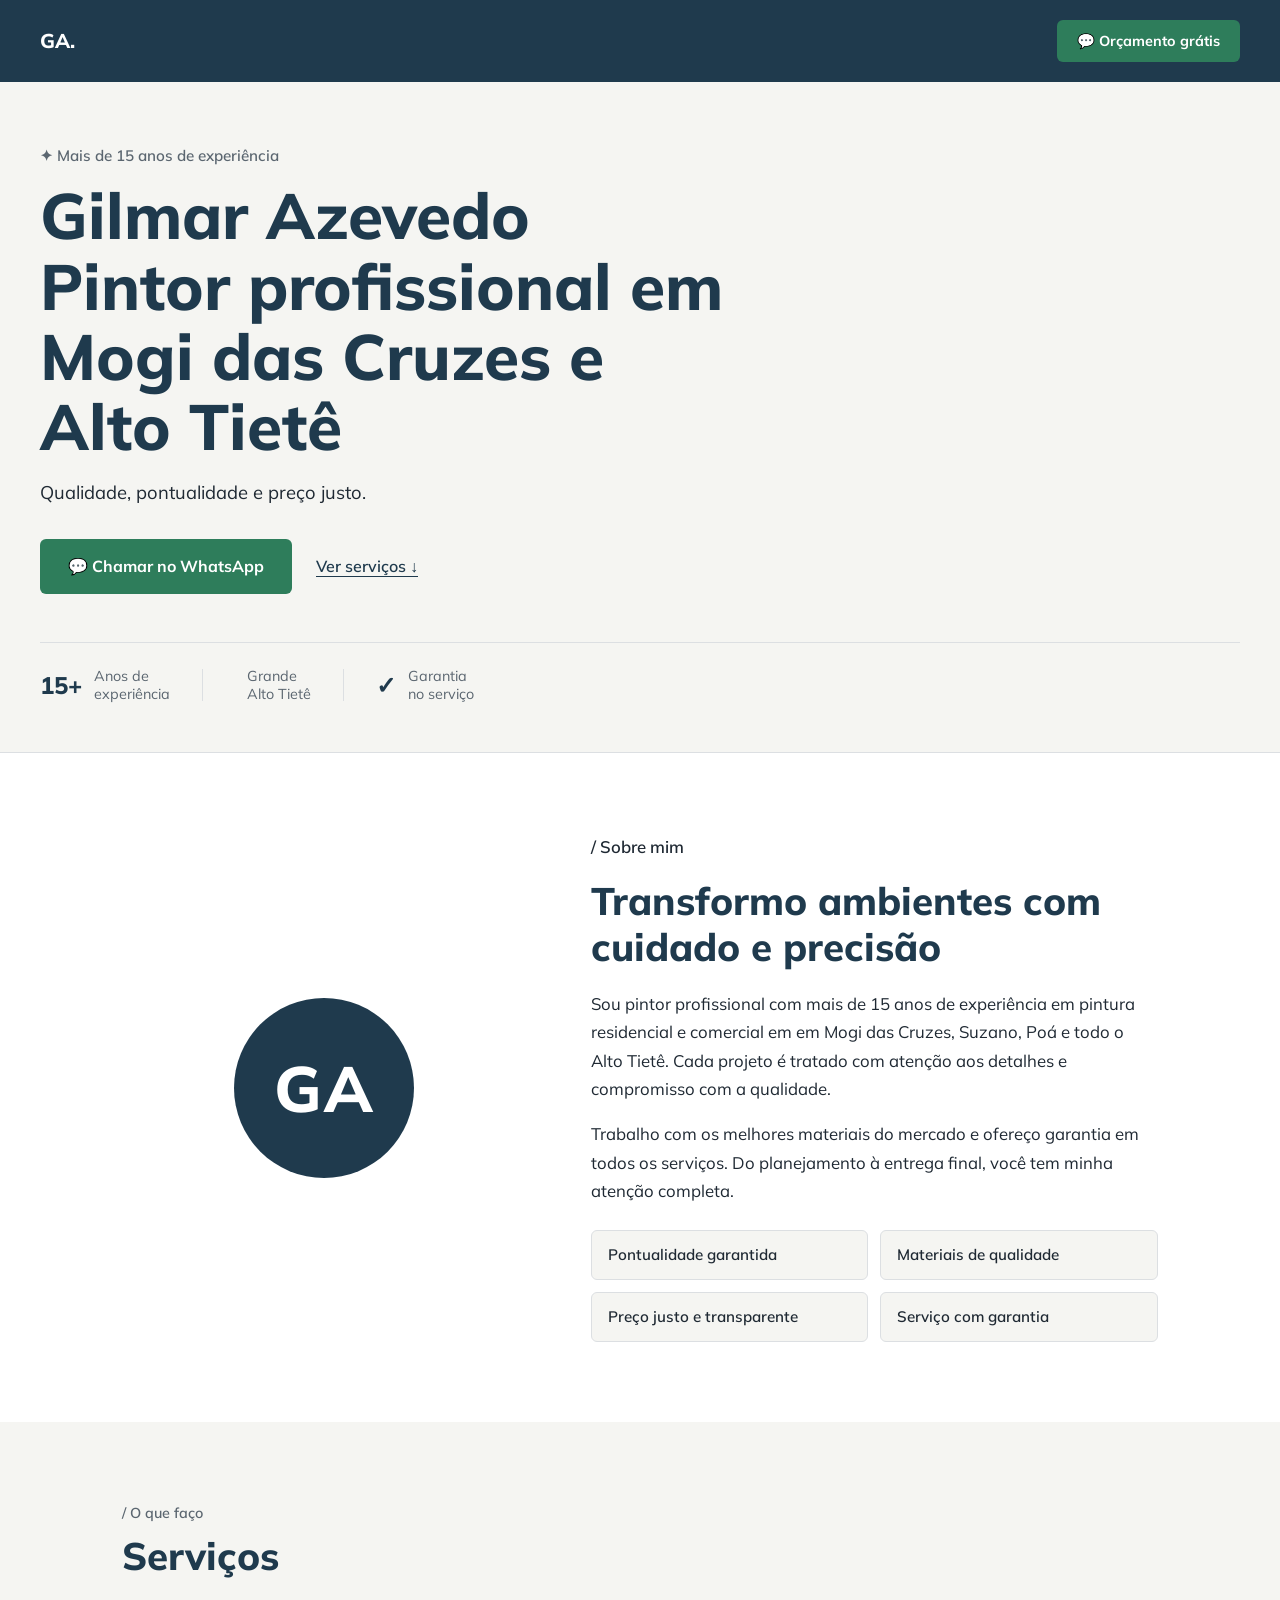
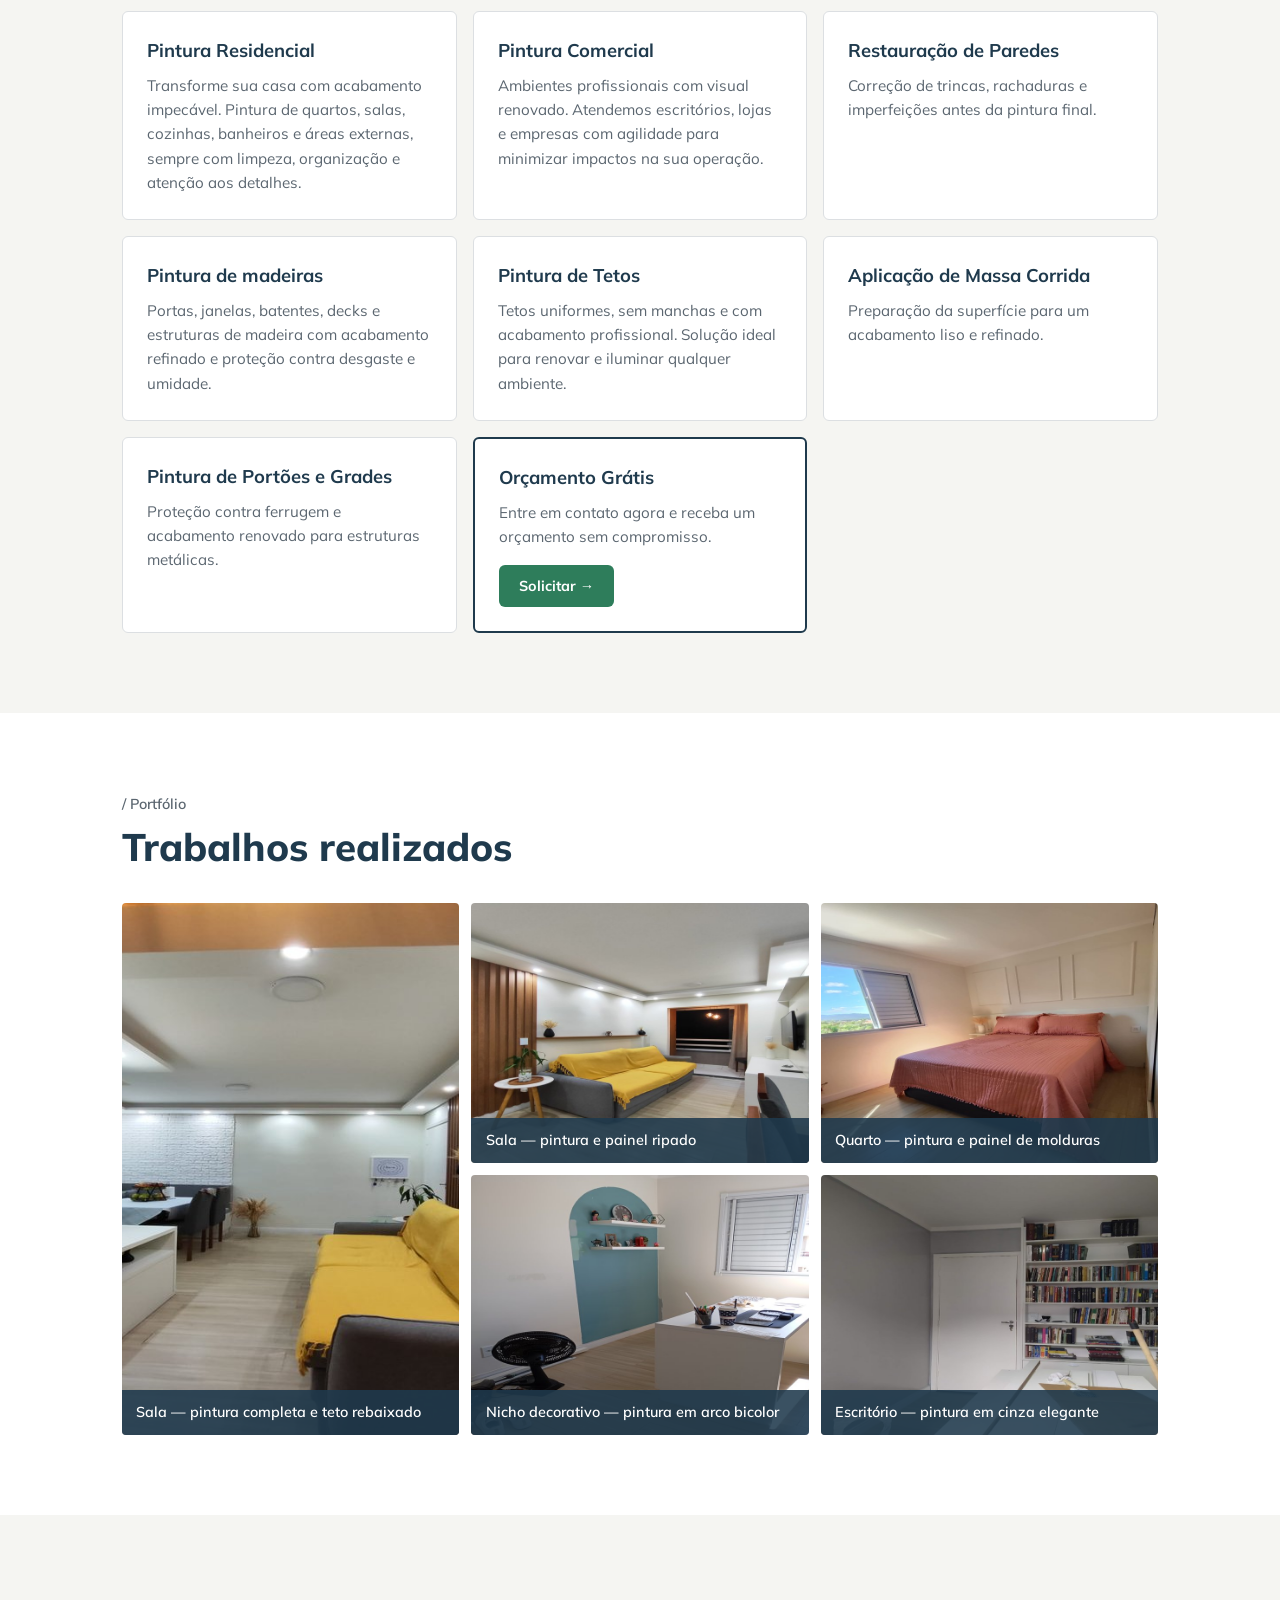
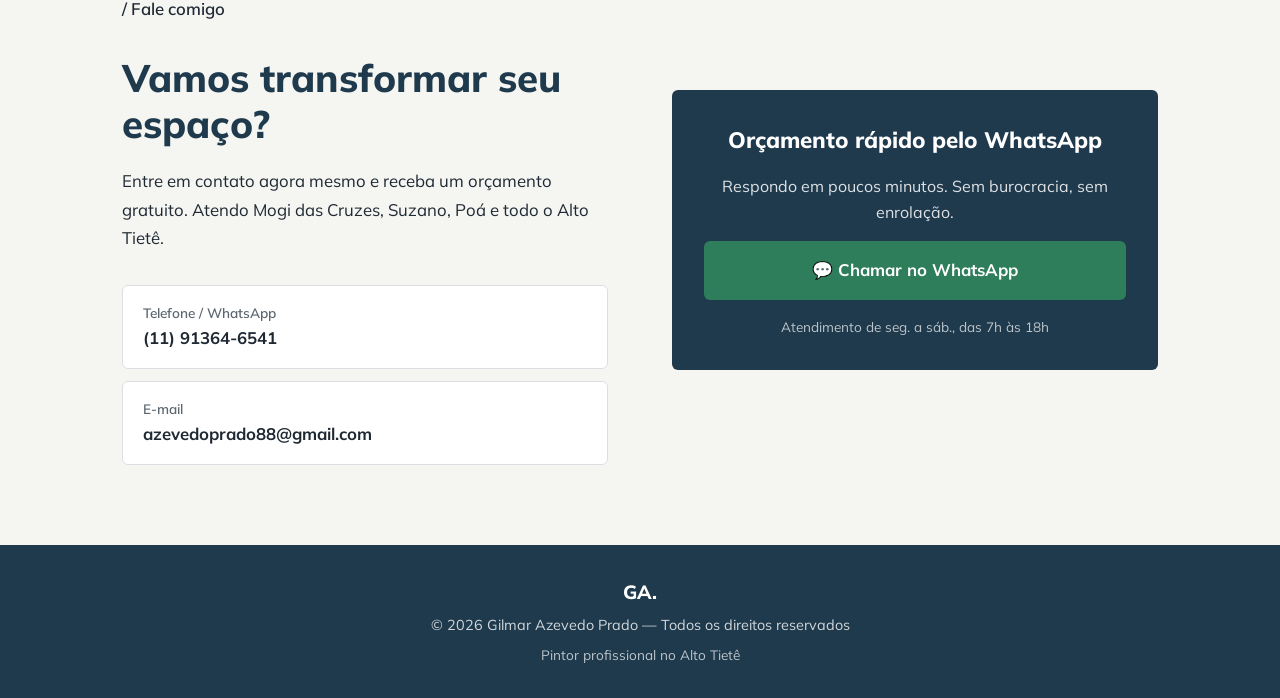
<file: index.html>
<!DOCTYPE html>
<html lang="pt-br">
<head>
    <meta charset="UTF-8">
    <meta name="viewport" content="width=device-width, initial-scale=1.0">
    <title>Gilmar Azevedo — Pintor Profissional</title>
    <link rel="stylesheet" href="style.css">
    <link href="https://fonts.googleapis.com/css2?family=Playfair+Display:ital,wght@0,700;0,900;1,700&family=Mulish:wght@300;400;600&display=swap" rel="stylesheet">
</head>
<body>

    <!-- HEADER / HERO -->
    <header class="hero">
        <div class="hero-bg"></div>
        <nav class="navbar">
            <div class="logo">GA<span>.</span></div>
            <a href="https://wa.me/5511913646541?text=Olá,%20gostaria%20de%20um%20orçamento!" target="_blank" class="btn-whatsapp nav-btn">
                💬 Orçamento grátis
            </a>
        </nav>

        <div class="hero-content">
            <p class="hero-tag">✦ Mais de 15 anos de experiência</p>
            <h1>Gilmar Azevedo<br><em>Pintor profissional em Mogi das Cruzes e Alto Tietê</em></h1>
            <p class="hero-sub">Qualidade, pontualidade e preço justo.</p>
            <div class="hero-actions">
                <a href="https://wa.me/5511913646541?text=Olá,%20gostaria%20de%20um%20orçamento!" target="_blank" class="btn-whatsapp">
                    💬 Chamar no WhatsApp
                </a>
                <a href="#servicos" class="btn-outline">Ver serviços ↓</a>
            </div>
        </div>

        <div class="hero-badges">
    <div class="badge">
        <span class="badge-num">15+</span>
        <span class="badge-label">Anos de<br>experiência</span>
    </div>
    <div class="badge-divider"></div>
    <div class="badge">
        <span class="badge-num"></span>
        <span class="badge-label">Grande<br>Alto Tietê</span>
    </div>
    <div class="badge-divider"></div>
    <div class="badge">
        <span class="badge-num">✓</span>
        <span class="badge-label">Garantia<br>no serviço</span>
    </div>
</div>
    </header>

    <main>

        <!-- SOBRE -->
        <section class="sobre" id="sobre">
            <div class="container sobre-grid">
                <div class="sobre-visual">
                    <div class="avatar-iniciais">GA</div>
                </div>
                <div class="sobre-texto">
                    <p class="section-label">/ Sobre mim</p>
                    <h2>Transformo ambientes com <em>cuidado e precisão</em></h2>
                    <p>Sou pintor profissional com mais de 15 anos de experiência em pintura residencial e comercial em em Mogi das Cruzes, Suzano, Poá e todo o Alto Tietê. Cada projeto é tratado com atenção aos detalhes e compromisso com a qualidade.</p>
                    <p>Trabalho com os melhores materiais do mercado e ofereço garantia em todos os serviços. Do planejamento à entrega final, você tem minha atenção completa.</p>
                    <div class="sobre-diferenciais">
                        <div class="diferencial">
                            <span class="diferencial-icon"></span>
                            <span>Pontualidade garantida</span>
                        </div>
                        <div class="diferencial">
                            <span class="diferencial-icon"></span>
                            <span>Materiais de qualidade</span>
                        </div>
                        <div class="diferencial">
                            <span class="diferencial-icon"></span>
                            <span>Preço justo e transparente</span>
                        </div>
                        <div class="diferencial">
                            <span class="diferencial-icon"></span>
                            <span>Serviço com garantia</span>
                        </div>
                    </div>
                </div>
            </div>
        </section>

        <!-- SERVIÇOS -->
        <section class="servicos" id="servicos">
            <div class="container">
                <p class="section-label">/ O que faço</p>
                <h2>Serviços</h2>
                <div class="servicos-grid">
                    <div class="servico-card">
                        <div class="servico-icon"></div>
                        <h3>Pintura Residencial</h3>
                        <p>Transforme sua casa com acabamento impecável. Pintura de quartos, salas, cozinhas, banheiros e áreas externas, sempre com limpeza, organização e atenção aos detalhes.</p>
                    </div>
                    <div class="servico-card">
                        <div class="servico-icon"></div>
                        <h3>Pintura Comercial</h3>
                        <p>Ambientes profissionais com visual renovado. Atendemos escritórios, lojas e empresas com agilidade para minimizar impactos na sua operação.</p>
                    </div>
                    <div class="servico-card">
                        <div class="servico-icon"></div>
                        <h3>Restauração de Paredes</h3>
                        <p>Correção de trincas, rachaduras e imperfeições antes da pintura final.</p>
                    </div>
                    <div class="servico-card">
                        <div class="servico-icon"></div>
                        <h3>Pintura de madeiras</h3>
                        <p>Portas, janelas, batentes, decks e estruturas de madeira com acabamento refinado e proteção contra desgaste e umidade.</p>
                    </div>
                    <div class="servico-card">
                        <div class="servico-icon"></div>
                        <h3>Pintura de Tetos</h3>
                        <p>Tetos uniformes, sem manchas e com acabamento profissional. Solução ideal para renovar e iluminar qualquer ambiente.</p>
                    </div>
                    <div class="servico-card">
                        <div class="servico-icon"></div>
                        <h3>Aplicação de Massa Corrida</h3>
                        <p>Preparação da superfície para um acabamento liso e refinado.</p>
                    </div>
                    <div class="servico-card">
                        <div class="servico-icon"></div>
                        <h3>Pintura de Portões e Grades</h3>
                        <p>Proteção contra ferrugem e acabamento renovado para estruturas metálicas.</p>
                    </div>
                    <div class="servico-card destaque">
                        <div class="servico-icon"></div>
                        <h3>Orçamento Grátis</h3>
                        <p>Entre em contato agora e receba um orçamento sem compromisso.</p>
                        <a href="https://wa.me/5511913646541?text=Olá,%20gostaria%20de%20um%20orçamento!" target="_blank" class="btn-whatsapp small">Solicitar →</a>
                    </div>
                </div>
            </div>
        </section>

        <!-- GALERIA -->
        <section class="galeria" id="galeria">
    <div class="container">
        <p class="section-label">/ Portfólio</p>
        <h2>Trabalhos <em>realizados</em></h2>

        <div class="galeria-grid">

            <div class="galeria-item grande">
                <img src="trabalho-sala.jpg" alt="Sala reformada com pintura e teto rebaixado">
                <div class="galeria-overlay">
                    <span>Sala — pintura completa e teto rebaixado</span>
                </div>
            </div>

            <div class="galeria-item">
                <img src="trabalho-sala-2.jpg" alt="Sala — ângulo lateral com painel ripado">
                <div class="galeria-overlay">
                    <span>Sala — pintura e painel ripado</span>
                </div>
            </div>

            <div class="galeria-item">
                <img src="trabalho-quarto.jpg" alt="Quarto com pintura e painel de molduras">
                <div class="galeria-overlay">
                    <span>Quarto — pintura e painel de molduras</span>
                </div>
            </div>

            <div class="galeria-item">
                <img src="trabalho-nicho.jpg" alt="Nicho em arco com pintura colorida">
                <div class="galeria-overlay">
                    <span>Nicho decorativo — pintura em arco bicolor</span>
                </div>
            </div>

            <div class="galeria-item">
                <img src="trabalho-escritorio.jpg" alt="Escritório com pintura em cinza">
                <div class="galeria-overlay">
                    <span>Escritório — pintura em cinza elegante</span>
                </div>
            </div>

        </div>
    </div>
</section>

        <!-- CONTATO -->
        <section class="contato" id="contato">
            <div class="container contato-grid">
                <div class="contato-texto">
                    <p class="section-label">/ Fale comigo</p>
                    <h2>Vamos transformar seu espaço?</h2>
                    <p>Entre em contato agora mesmo e receba um orçamento gratuito. Atendo Mogi das Cruzes, Suzano, Poá e todo o Alto Tietê.</p>
                    <div class="contato-infos">
                        <a href="tel:+5511913646541" class="contato-item">
                            <span class="contato-icon">📞</span>
                            <div>
                                <span class="contato-label">Telefone / WhatsApp</span>
                                <span class="contato-valor">(11) 91364-6541</span>
                            </div>
                        </a>
                        <a href="mailto:azevedoprado88@gmail.com" class="contato-item">
                            <span class="contato-icon">✉️</span>
                            <div>
                                <span class="contato-label">E-mail</span>
                                <span class="contato-valor">azevedoprado88@gmail.com</span>
                            </div>
                        </a>
                    </div>
                </div>
                <div class="contato-cta">
                    <div class="cta-card">
                        <h3>Orçamento rápido pelo WhatsApp</h3>
                        <p>Respondo em poucos minutos. Sem burocracia, sem enrolação.</p>
                        <a href="https://wa.me/5511913646541?text=Olá,%20gostaria%20de%20um%20orçamento!" target="_blank" class="btn-whatsapp large">
                            💬 Chamar no WhatsApp
                        </a>
                        <span class="cta-disclaimer">Atendimento de seg. a sáb., das 7h às 18h</span>
                    </div>
                </div>
            </div>
        </section>

    </main>

    <!-- FOOTER -->
    <footer>
        <div class="container footer-inner">
            <div class="footer-logo">GA<span>.</span></div>
            <p>© 2026 Gilmar Azevedo Prado — Todos os direitos reservados</p>
            <p class="footer-sub">Pintor profissional no Alto Tietê</p>
        </div>
    </footer>

    <script src="script.js"></script>
</body>
</html>
</file>
<file: style.css>
/* ==========================================
   RESET & VARIÁVEIS
   ========================================== */
*, *::before, *::after {
    margin: 0;
    padding: 0;
    box-sizing: border-box;
}

:root {
    --bg: #f5f5f2;          /* off-white para alternar seções */
    --white: #ffffff;
    --text: #1f2933;        /* cinza quase preto */
    --muted: #5b6670;       /* texto secundário (contraste ok sobre branco) */
    --border: #dcdfe2;
    --primary: #1f3a4d;     /* azul-petróleo: títulos, navbar, rodapé */
    --green: #2e7d5b;       /* destaque: só botões de WhatsApp */
    --green-dark: #246248;
}

html {
    scroll-behavior: smooth;
}

body {
    font-family: 'Mulish', sans-serif;
    font-weight: 400;
    line-height: 1.6;
    background-color: var(--white);
    color: var(--text);
    overflow-x: hidden;
}

:focus-visible {
    outline: 3px solid var(--primary);
    outline-offset: 2px;
}

/* ==========================================
   UTILITÁRIOS
   ========================================== */
.container {
    max-width: 1100px;
    margin: 0 auto;
    padding: 0 2rem;
}

/* Rótulo acima dos títulos: discreto, sem caixa alta */
.section-label {
    display: block;
    font-size: 0.9rem;
    font-weight: 600;
    color: var(--muted);
    margin-bottom: 0.5rem;
}

h2 {
    font-family: 'Mulish', sans-serif;
    font-size: clamp(1.7rem, 3.5vw, 2.4rem);
    font-weight: 800;
    line-height: 1.2;
    color: var(--primary);
    margin-bottom: 1.25rem;
}

/* Sem palavra em itálico/cor diferente nos títulos */
h2 em,
.hero-content h1 em {
    font-style: normal;
    color: inherit;
    font-weight: inherit;
}

/* ==========================================
   BOTÕES
   ========================================== */
.btn-whatsapp {
    display: inline-flex;
    align-items: center;
    justify-content: center;
    gap: 0.5rem;
    background-color: var(--green);
    color: var(--white);
    text-decoration: none;
    padding: 0.9rem 1.75rem;
    border-radius: 6px;
    font-family: 'Mulish', sans-serif;
    font-weight: 700;
    font-size: 1rem;
    transition: background-color 0.2s;
    border: none;
    cursor: pointer;
}

.btn-whatsapp:hover {
    background-color: var(--green-dark);
}

.btn-whatsapp.small {
    padding: 0.6rem 1.25rem;
    font-size: 0.9rem;
    margin-top: 1rem;
}

.btn-whatsapp.large {
    padding: 1rem 2rem;
    font-size: 1.05rem;
    width: 100%;
}

.btn-whatsapp.nav-btn {
    padding: 0.6rem 1.25rem;
    font-size: 0.9rem;
}

/* Link secundário ("Ver serviços") */
.btn-outline {
    display: inline-flex;
    align-items: center;
    gap: 0.5rem;
    color: var(--primary);
    text-decoration: underline;
    text-underline-offset: 4px;
    font-weight: 600;
    font-size: 1rem;
    border: none;
    background: none;
    cursor: pointer;
}

.btn-outline:hover {
    color: var(--green-dark);
}

/* ==========================================
   NAVBAR
   ========================================== */
.navbar {
    position: fixed;
    top: 0; left: 0; right: 0;
    z-index: 100;
    display: flex;
    align-items: center;
    justify-content: space-between;
    padding: 0.9rem 2.5rem;
    background: var(--primary) !important;
    border-bottom: none !important;
}

.logo {
    font-family: 'Mulish', sans-serif;
    font-weight: 800;
    font-size: 1.25rem;
    color: var(--primary);
}

.logo {
    color: #ffffff;
}
/* ==========================================
   HERO
   ========================================== */
.hero {
    background-color: var(--bg);
    display: flex;
    flex-direction: column;
    justify-content: center;
    padding: 9rem 2.5rem 3rem;
    border-bottom: 1px solid var(--border);
}

/* Remove fundo com degradê e textura */
.hero-bg,
.hero::before {
    display: none;
}

.hero-tag {
    display: block;
    color: var(--muted);
    font-size: 0.95rem;
    font-weight: 600;
    margin-bottom: 0.75rem;
}

.hero-content {
    max-width: 700px;
}

.hero-content h1 {
    font-family: 'Mulish', sans-serif;
    font-size: clamp(2.5rem, 6vw, 4rem);
    font-weight: 800;
    color: var(--primary);
    line-height: 1.1;
    margin-bottom: 1rem;
}

.hero-sub {
    color: var(--text);
    font-size: 1.15rem;
    line-height: 1.6;
    margin-bottom: 2rem;
    max-width: 44ch;
}

.hero-actions {
    display: flex;
    gap: 1.5rem;
    align-items: center;
    flex-wrap: wrap;
}

/* Faixa de números: mais discreta */
.hero-badges {
    display: flex;
    align-items: center;
    gap: 2rem;
    margin-top: 3rem;
    padding-top: 1.5rem;
    border-top: 1px solid var(--border);
}

.badge {
    display: flex;
    align-items: center;
    gap: 0.75rem;
}

.badge-num {
    font-family: 'Mulish', sans-serif;
    font-size: 1.5rem;
    font-weight: 800;
    color: var(--primary);
    line-height: 1;
}

.badge-label {
    font-size: 0.9rem;
    color: var(--muted);
    line-height: 1.3;
}

.badge-divider {
    width: 1px;
    height: 32px;
    background: var(--border);
}

/* ==========================================
   SOBRE
   ========================================== */
.sobre {
    padding: 5rem 0;
    background: var(--white);
}

.sobre-grid {
    display: grid;
    grid-template-columns: 1fr 1.4fr;
    gap: 4rem;
    align-items: center;
}

.sobre-visual {
    position: relative;
}

.sobre-img-placeholder {
    width: 100%;
    aspect-ratio: 3/4;
    background: var(--bg);
    border-radius: 6px;
    display: flex;
    flex-direction: column;
    align-items: center;
    justify-content: center;
    gap: 0.75rem;
    color: var(--muted);
    font-size: 0.9rem;
}

.sobre-img-placeholder span {
    font-size: 2.5rem;
}

.avatar-iniciais {
    width: 180px;
    height: 180px;
    border-radius: 50%;
    background-color: var(--primary);
    border: none;
    display: flex;
    align-items: center;
    justify-content: center;
    font-family: 'Mulish', sans-serif;
    font-size: 64px;
    font-weight: 800;
    color: var(--white);
    letter-spacing: 2px;
    margin: 0 auto;
}

/* Círculo decorativo removido */
.sobre-detalhe {
    display: none;
}

.sobre-texto p {
    color: var(--text);
    line-height: 1.7;
    margin-bottom: 1rem;
    font-size: 1.05rem;
    max-width: 62ch;
}

.sobre-diferenciais {
    display: grid;
    grid-template-columns: 1fr 1fr;
    gap: 0.75rem;
    margin-top: 1.5rem;
}

.diferencial {
    display: flex;
    align-items: center;
    gap: 0.75rem;
    font-size: 0.95rem;
    font-weight: 600;
    color: var(--text);
    background: var(--bg);
    padding: 0.75rem 1rem;
    border-radius: 6px;
    border: 1px solid var(--border);
}

/* Emojis escondidos (o ideal é apagar do HTML) */
.diferencial-icon,
.servico-icon,
.contato-icon {
    display: none;
}

/* ==========================================
   SERVIÇOS
   ========================================== */
.servicos {
    padding: 5rem 0;
    background: var(--bg);
}

.servicos-grid {
    display: grid;
    grid-template-columns: repeat(3, 1fr);
    gap: 1rem;
    margin-top: 2rem;
}

.servico-card {
    background: var(--white);
    border: 1px solid var(--border);
    border-radius: 6px;
    padding: 1.5rem;
}

/* Card de orçamento: mesma estrutura, só com borda de destaque */
.servico-card.destaque {
    background: var(--white);
    border: 2px solid var(--primary);
    color: var(--text);
}

.servico-card.destaque h3 {
    color: var(--primary);
}

.servico-card.destaque p {
    color: var(--muted);
}

.servico-card h3 {
    font-family: 'Mulish', sans-serif;
    font-size: 1.15rem;
    font-weight: 700;
    color: var(--primary);
    margin-bottom: 0.5rem;
}

.servico-card p {
    font-size: 0.95rem;
    color: var(--muted);
    line-height: 1.6;
}

/* ==========================================
   GALERIA
   ========================================== */
.galeria {
    padding: 5rem 0;
    background: var(--white);
}

.galeria-grid {
    display: grid;
    grid-template-columns: repeat(3, 1fr);
    grid-template-rows: 260px 260px;
    gap: 0.75rem;
    margin-top: 2rem;
}

.galeria-item {
    position: relative;
    overflow: hidden;
    border-radius: 4px;
}

.galeria-item.grande {
    grid-row: span 2;
}

.galeria-item img {
    width: 100%;
    height: 100%;
    object-fit: cover;
    display: block;
    transition: transform 0.8s ease;
}
.galeria-item:hover img {
    transform: scale(1.07);
}

/* Legenda sempre visível (no celular não existe "hover") */
.galeria-overlay {
    position: absolute;
    left: 0; right: 0; bottom: 0;
    background: rgba(31, 58, 77, 0.88);
    padding: 0.6rem 0.9rem;
}

.galeria-overlay span {
    font-size: 0.9rem;
    font-weight: 600;
    color: var(--white);
    line-height: 1.4;
}

/* ==========================================
   CONTATO
   ========================================== */
.contato {
    padding: 5rem 0;
    background: var(--bg);
}

.contato-grid {
    display: grid;
    grid-template-columns: 1fr 1fr;
    gap: 4rem;
    align-items: center;
}

.contato-texto p {
    color: var(--text);
    line-height: 1.7;
    margin-bottom: 2rem;
    font-size: 1.05rem;
}

.contato-infos {
    display: flex;
    flex-direction: column;
    gap: 0.75rem;
}

.contato-item {
    display: flex;
    align-items: center;
    gap: 1rem;
    padding: 1rem 1.25rem;
    background: var(--white);
    border: 1px solid var(--border);
    border-radius: 6px;
    text-decoration: none;
}

.contato-item:hover {
    border-color: var(--primary);
}

.contato-label {
    display: block;
    font-size: 0.85rem;
    color: var(--muted);
    font-weight: 600;
    margin-bottom: 0.1rem;
}

.contato-valor {
    display: block;
    font-size: 1.05rem;
    color: var(--text);
    font-weight: 700;
}

.cta-card {
    background: var(--primary);
    border-radius: 6px;
    padding: 2rem;
    text-align: center;
    display: flex;
    flex-direction: column;
    align-items: center;
    gap: 1rem;
}

.cta-card h3 {
    font-family: 'Mulish', sans-serif;
    font-size: 1.4rem;
    color: var(--white);
    font-weight: 800;
}

.cta-card p {
    color: rgba(255, 255, 255, 0.85);
    font-size: 1rem;
    line-height: 1.6;
}

.cta-disclaimer {
    font-size: 0.85rem;
    color: rgba(255, 255, 255, 0.7);
}

/* ==========================================
   FOOTER
   ========================================== */
footer {
    background: var(--primary);
    padding: 2rem 0;
}

.footer-inner {
    display: flex;
    flex-direction: column;
    align-items: center;
    gap: 0.4rem;
    text-align: center;
}

.footer-logo {
    font-family: 'Mulish', sans-serif;
    font-size: 1.2rem;
    font-weight: 800;
    color: var(--white);
}

.footer-logo span {
    color: inherit;
}

footer p {
    color: rgba(255, 255, 255, 0.8);
    font-size: 0.9rem;
}

.footer-sub {
    color: rgba(255, 255, 255, 0.7) !important;
    font-size: 0.85rem !important;
}

/* ==========================================
   RESPONSIVO
   ========================================== */
@media (max-width: 768px) {
    .navbar { padding: 0.8rem 1.25rem; }

    .hero { padding: 7rem 1.5rem 2.5rem; }
    .hero-badges { gap: 1.25rem; flex-wrap: wrap; }

    .sobre-grid,
    .contato-grid { grid-template-columns: 1fr; gap: 2.5rem; }

    .servicos-grid { grid-template-columns: 1fr 1fr; }

    .galeria-grid {
        grid-template-columns: 1fr 1fr;
        grid-template-rows: auto;
    }
    .galeria-item,
    .galeria-item.grande {
        grid-row: span 1;
        height: 200px;
    }

    .sobre-diferenciais { grid-template-columns: 1fr; }
}

@media (max-width: 480px) {
    .servicos-grid { grid-template-columns: 1fr; }
    .galeria-grid { grid-template-columns: 1fr; }
    .galeria-item { height: 220px; }
    .hero-actions { flex-direction: column; align-items: flex-start; }
}

@media (prefers-reduced-motion: reduce) {
    html { scroll-behavior: auto; }
}
</file>
